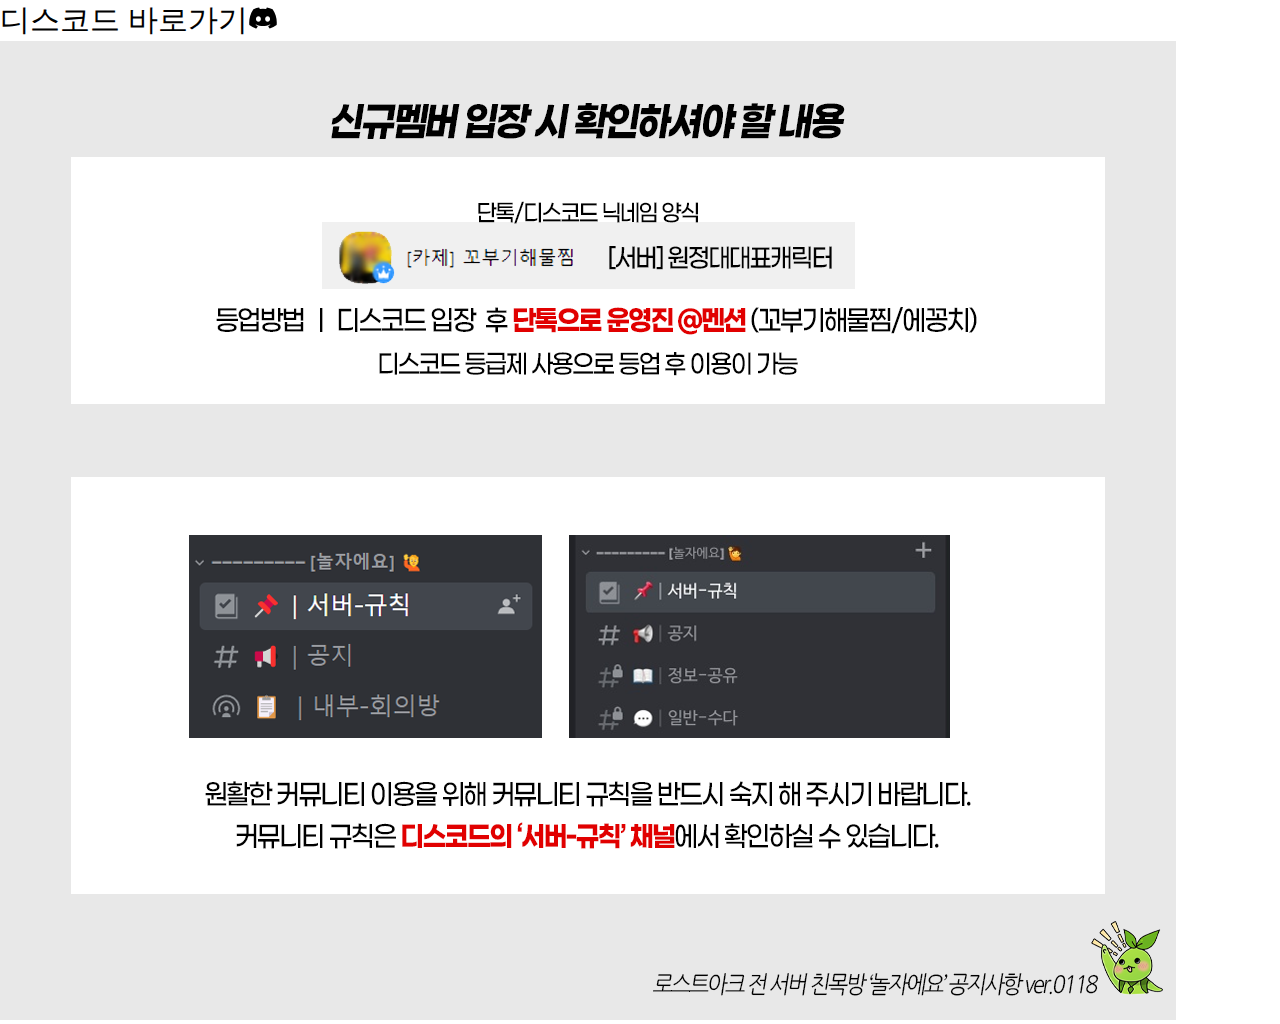
<file: index.html>
<!DOCTYPE html>
<html lang="ko">
<head>
<meta charset="UTF-8">
      <meta property="og:url" content="https://nollzaeyo.github.io/gongzi/">
  <meta property="og:title" content="로스트아크 단톡 '놀자에요' 공지사항">
  <meta property="og:type" content="website">
  <meta property="og:image" content="https://postfiles.pstatic.net/MjAyMzAzMjlfMTU0/MDAxNjgwMDU5MzMxNDg3.STYCaByDclHDzLTvh10D0QcgiIMGpzU7uJB-FE0Glv4g.pGzX6GFdAo3v2D7ns_pJkhegxXPhPuwDsjWZnmTiRTAg.PNG.alskr0911/ssom_2.png?type=w773">
  <meta property="og:description" content="로스트아크 전 서버 친목방 '놀자에요' 공지사항입니다. 신입 및 기존 멤버분들은 필독 부탁드립니다.">
<title>로스트아크 전 서버 친목방 '놀자에요' 공지사항</title>
  <link rel="icon" href="img/popcon.png">
  <style>    
    img{
        object-fit: cover;
     max-width: 100%; height: auto;
    };
  </style>
</head>
<body style="padding:0; margin:0;">
      <A href = "https://discord.gg/FNVRNnVXfb" target = "Discord" style = "text-align: center; color: black; 
                                                                            font-family: 'Tenada';
                                                                            src: url('https://cdn.jsdelivr.net/gh/projectnoonnu/noonfonts_2210-2@1.0/Tenada.woff2') format('woff2');
                                                                            font-weight: normal;
    font-style: normal; font-size: 30px; text-decoration-line: none; ">디스코드 바로가기<svg width="30px" height="auto" viewBox="0 0 640 512" xmlns="http://www.w3.org/2000/svg"><!--! Font Awesome Pro 6.4.0 by @fontawesome - https://fontawesome.com License - https://fontawesome.com/license (Commercial License) Copyright 2023 Fonticons, Inc. --><path d="M524.531,69.836a1.5,1.5,0,0,0-.764-.7A485.065,485.065,0,0,0,404.081,32.03a1.816,1.816,0,0,0-1.923.91,337.461,337.461,0,0,0-14.9,30.6,447.848,447.848,0,0,0-134.426,0,309.541,309.541,0,0,0-15.135-30.6,1.89,1.89,0,0,0-1.924-.91A483.689,483.689,0,0,0,116.085,69.137a1.712,1.712,0,0,0-.788.676C39.068,183.651,18.186,294.69,28.43,404.354a2.016,2.016,0,0,0,.765,1.375A487.666,487.666,0,0,0,176.02,479.918a1.9,1.9,0,0,0,2.063-.676A348.2,348.2,0,0,0,208.12,430.4a1.86,1.86,0,0,0-1.019-2.588,321.173,321.173,0,0,1-45.868-21.853,1.885,1.885,0,0,1-.185-3.126c3.082-2.309,6.166-4.711,9.109-7.137a1.819,1.819,0,0,1,1.9-.256c96.229,43.917,200.41,43.917,295.5,0a1.812,1.812,0,0,1,1.924.233c2.944,2.426,6.027,4.851,9.132,7.16a1.884,1.884,0,0,1-.162,3.126,301.407,301.407,0,0,1-45.89,21.83,1.875,1.875,0,0,0-1,2.611,391.055,391.055,0,0,0,30.014,48.815,1.864,1.864,0,0,0,2.063.7A486.048,486.048,0,0,0,610.7,405.729a1.882,1.882,0,0,0,.765-1.352C623.729,277.594,590.933,167.465,524.531,69.836ZM222.491,337.58c-28.972,0-52.844-26.587-52.844-59.239S193.056,219.1,222.491,219.1c29.665,0,53.306,26.82,52.843,59.239C275.334,310.993,251.924,337.58,222.491,337.58Zm195.38,0c-28.971,0-52.843-26.587-52.843-59.239S388.437,219.1,417.871,219.1c29.667,0,53.307,26.82,52.844,59.239C470.715,310.993,447.538,337.58,417.871,337.58Z"></path></svg>
</A><br>
<img src="img/gongji2-2.png">
</body>
</html>
</file>
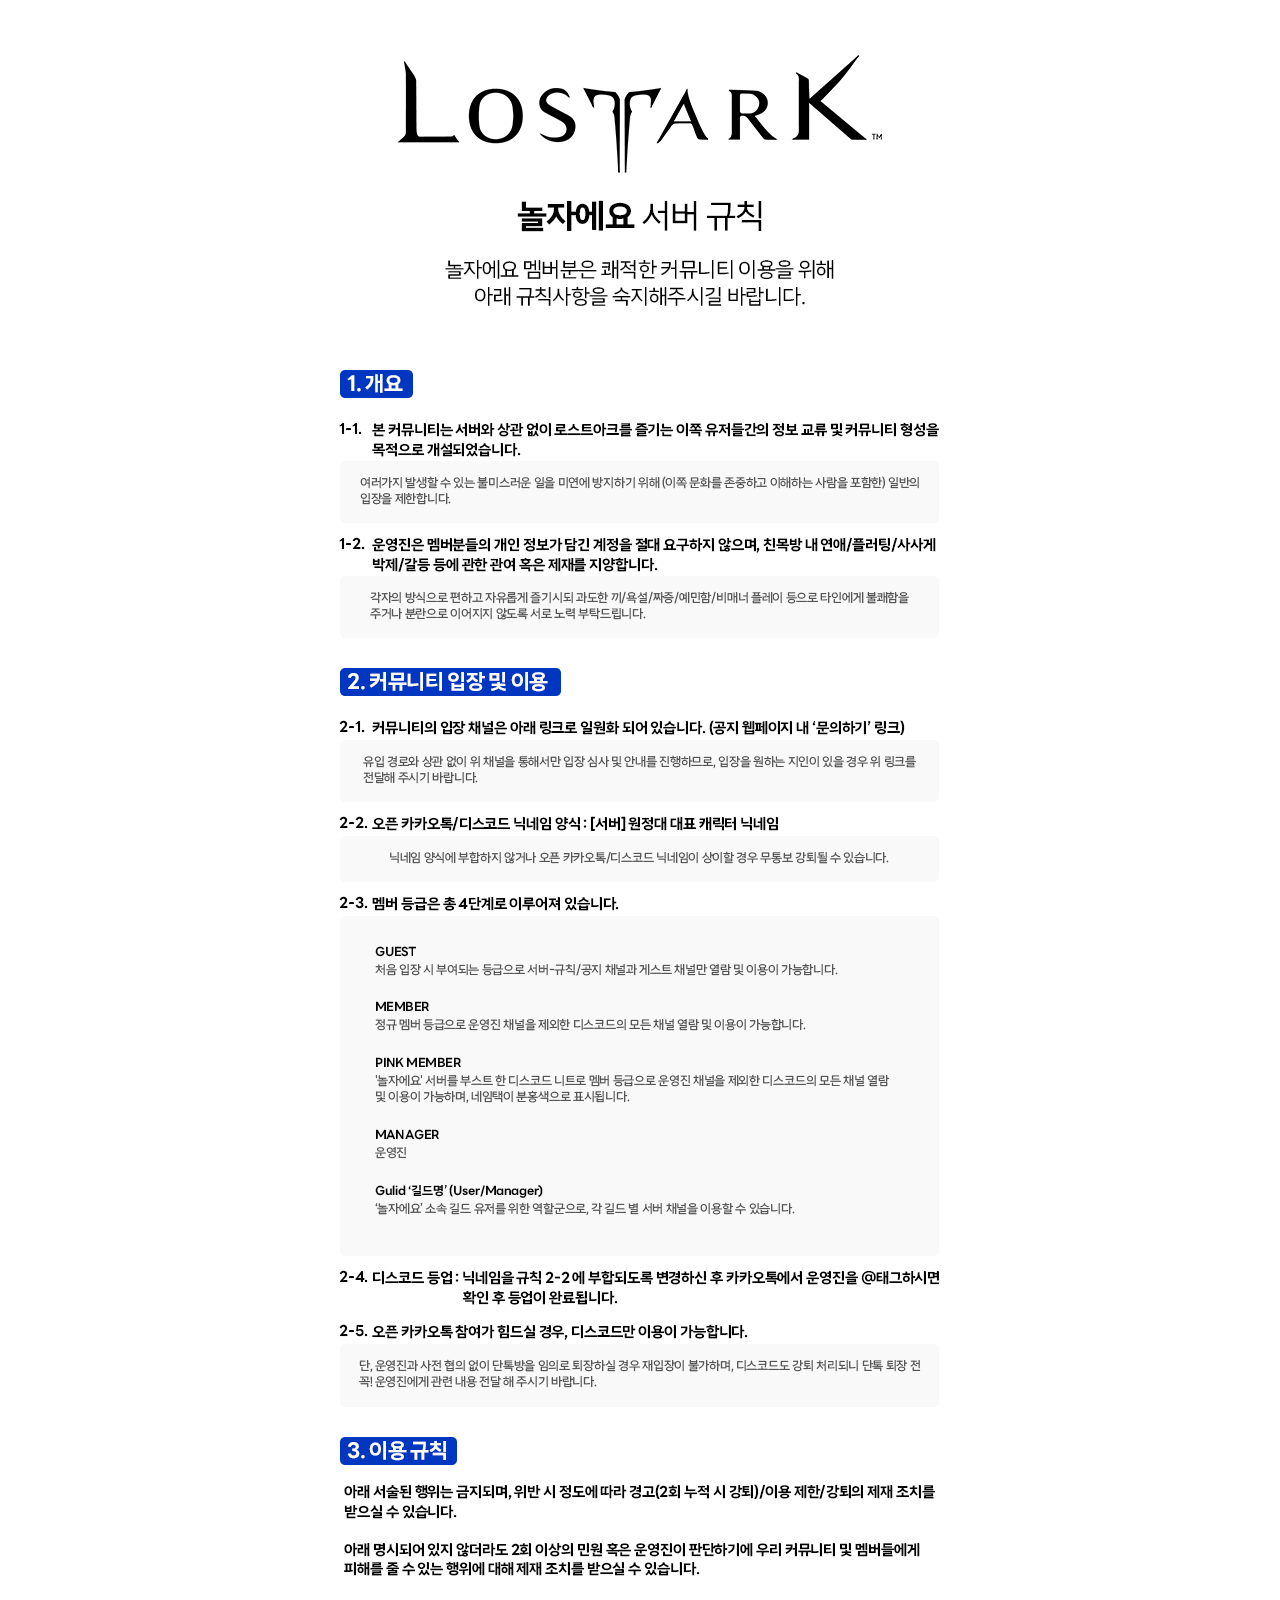
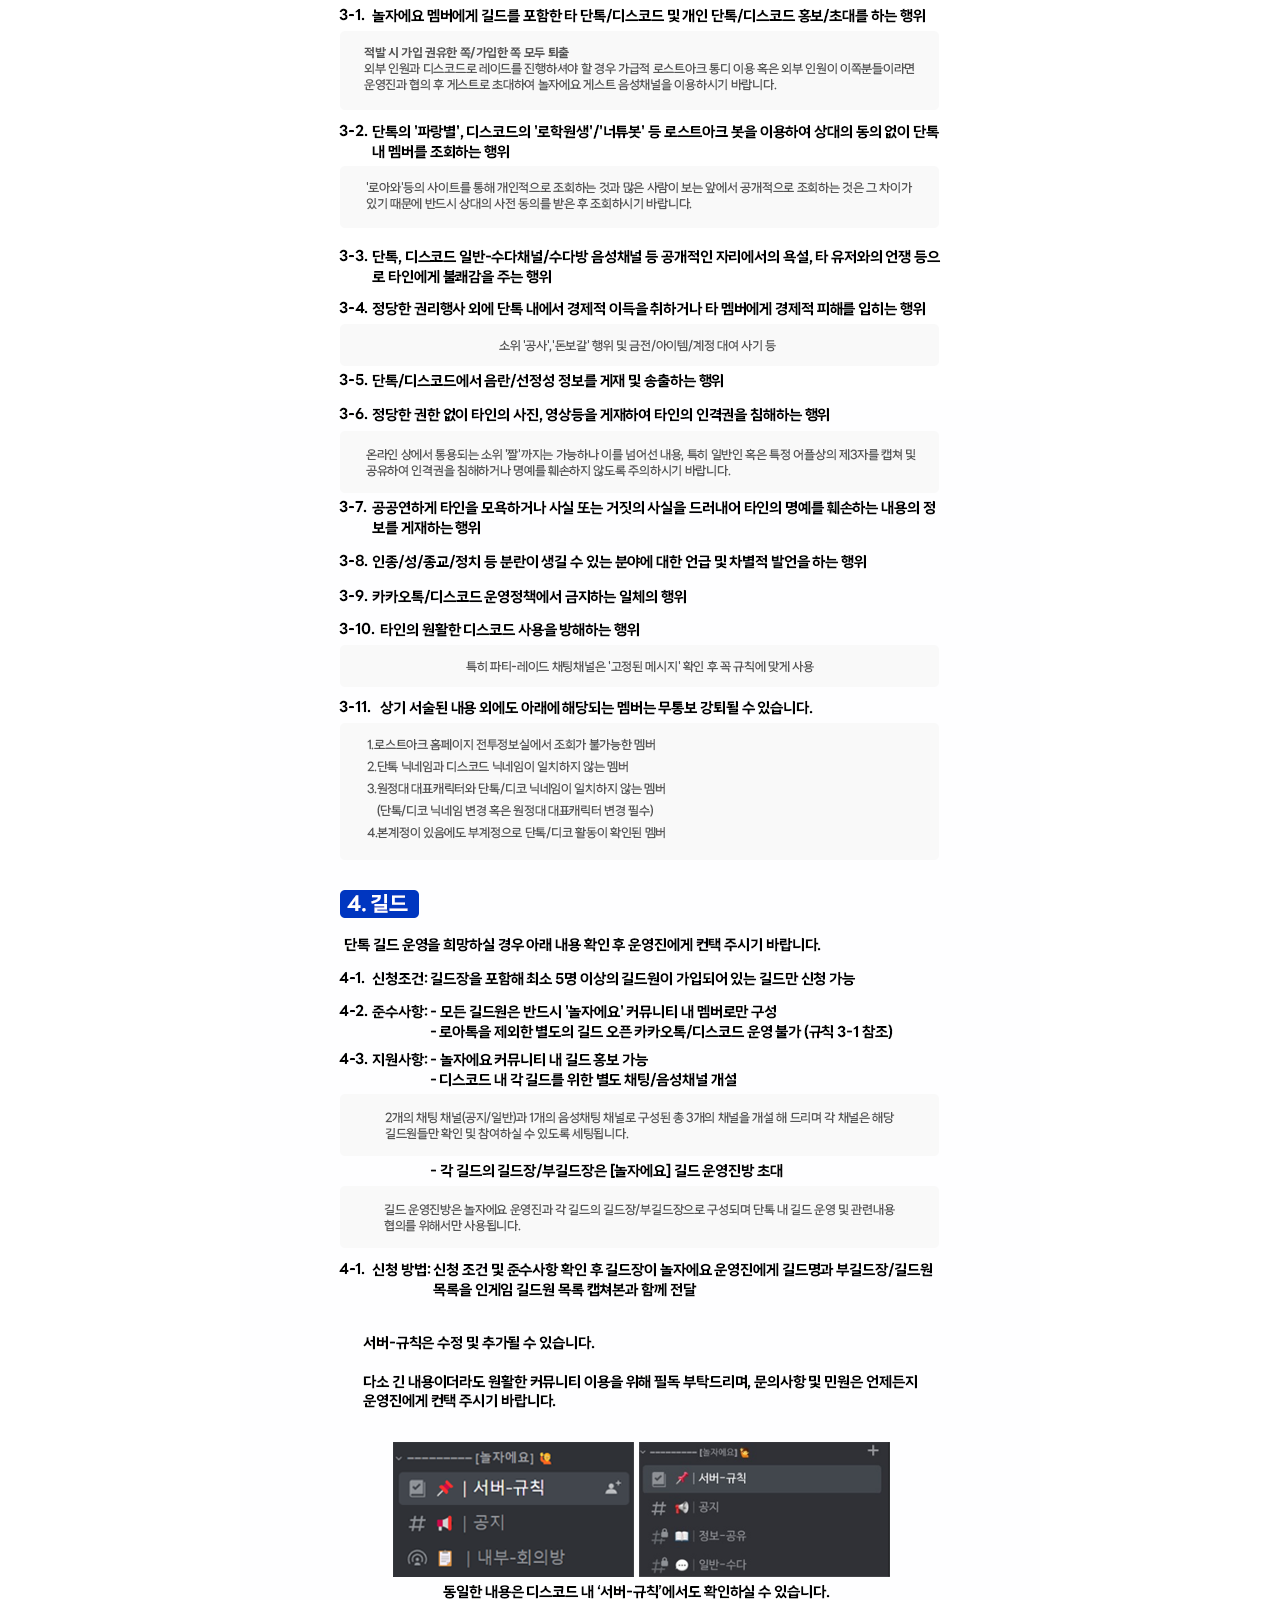
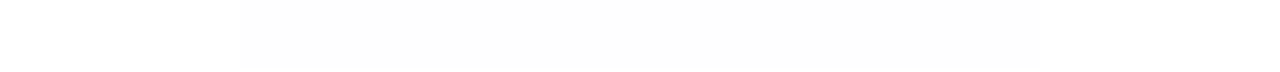
<file: index2.html>
<!DOCTYPE html>
<html lang="ko">
<head>
    <meta charset="UTF-8">
    <meta http-equiv="X-UA-Compatible" content="IE=edge">
    <meta name="viewport" content="width=device-width, initial-scale=1.0">
    <style>
        .img{
            max-width: 100%;
            text-align: center;
        }
        body{
            width: 100vw;
            padding: 0;
            margin: 0;
        }
        img{
            max-width: 100%;
            width: auto !important;
            height: auto !important;
        }
    </style>
    <title>'놀자에요' 서버 규칙</title>
</head>
<body>
    <div class="img"><img src="img/img_001.png" alt=""></div>
</body>
</html>
</file>
